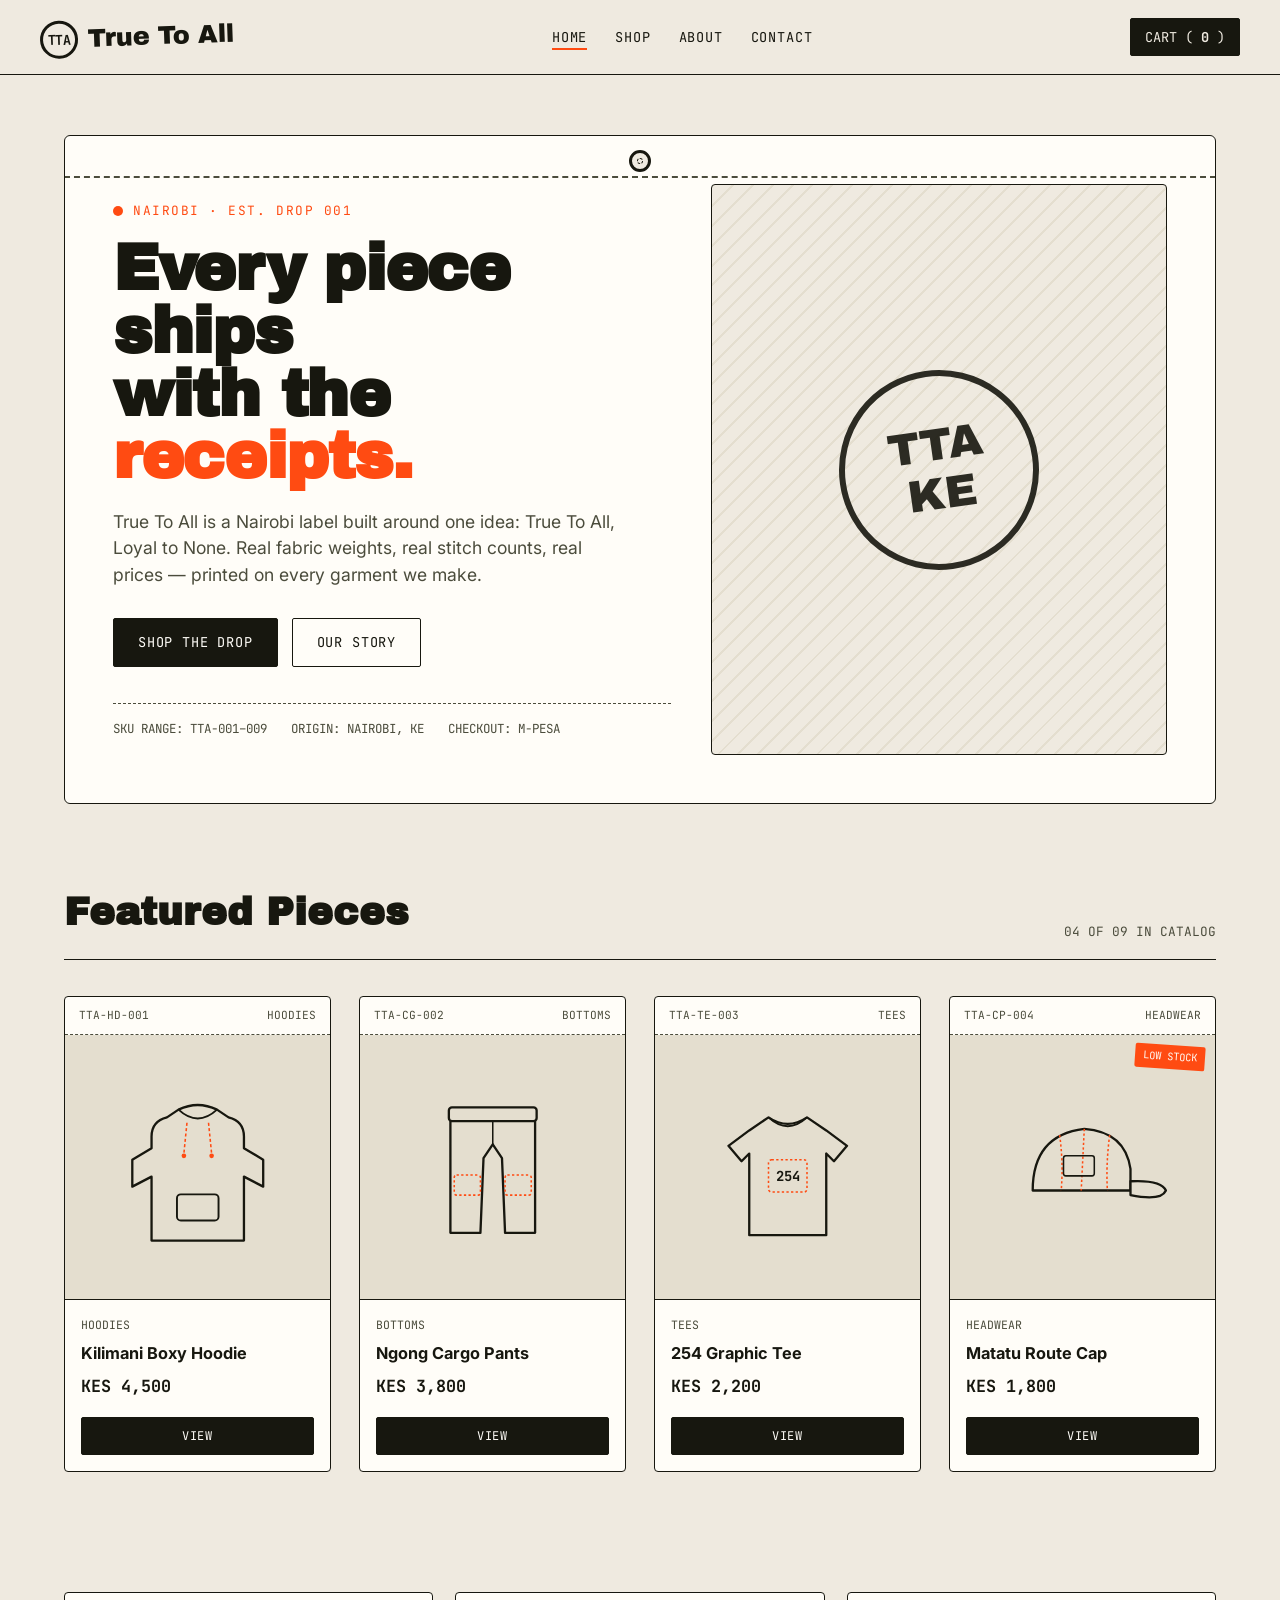
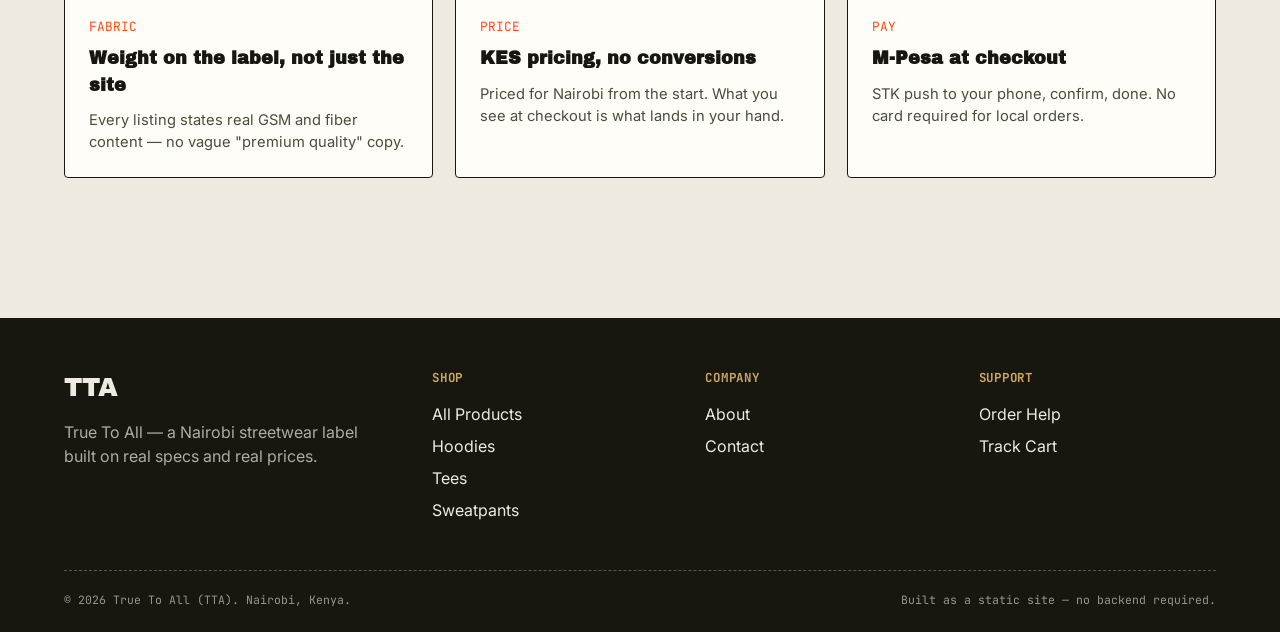
<file: index.html>
<!DOCTYPE html>
<html lang="en">
<head>
<meta charset="UTF-8">
<meta name="viewport" content="width=device-width, initial-scale=1.0">
<title>True To All (TTA) — Nairobi Streetwear</title>
<meta name="description" content="True To All (TTA) is a Nairobi-based streetwear label. Hoodies, tees, sweatpants and accessories built like the hang-tags they ship with.">
<link rel="preconnect" href="https://fonts.googleapis.com">
<link rel="stylesheet" href="assets/style.css">
</head>
<body>

<header class="site-header">
  <div class="wrap header-inner">
    <a href="index.html" class="logo-stamp">
      <span class="stamp-ring">TTA</span>
      True To All
    </a>
    <nav class="main-nav" aria-label="Primary">
      <ul>
        <li><a href="index.html" class="active">Home</a></li>
        <li><a href="shop.html">Shop</a></li>
        <li><a href="about.html">About</a></li>
        <li><a href="contact.html">Contact</a></li>
      </ul>
    </nav>
    <div class="header-actions">
      <a href="cart.html" class="cart-link">CART (<span id="cart-count">0</span>)</a>
      <button class="nav-toggle" aria-expanded="false" aria-label="Toggle menu">☰ MENU</button>
    </div>
  </div>
</header>

<main>
  <section class="hero">
    <div class="wrap">
      <div class="hang-tag">
        <div class="tag-hole"><div class="eyelet"></div></div>
        <div>
          <p class="eyebrow">Nairobi · Est. drop 001</p>
          <h1>Every piece ships<br>with the <span class="accent">receipts.</span></h1>
          <p class="lede">True To All is a Nairobi label built around one idea: True To All, Loyal to None. Real fabric weights, real stitch counts, real prices — printed on every garment we make.</p>
          <div class="hero-ctas">
            <a href="shop.html" class="btn">Shop the Drop</a>
            <a href="about.html" class="btn ghost">Our Story</a>
          </div>
          <div class="hero-meta">
            <span>SKU RANGE: TTA-001–009</span>
            <span>ORIGIN: NAIROBI, KE</span>
            <span>CHECKOUT: M-PESA</span>
          </div>
        </div>
        <div class="hero-visual">
          <div class="stamp-big">TTA<br>KE</div>
        </div>
      </div>
    </div>
  </section>

  <section class="section" id="featured">
    <div class="wrap">
      <div class="section-head">
        <h2>Featured Pieces</h2>
        <span class="tag-label">04 of 09 in catalog</span>
      </div>
      <div class="product-grid" id="featured-grid"></div>
    </div>
  </section>

  <section class="section" style="padding-top:0;">
    <div class="wrap">
      <div class="values-grid">
        <div class="value-card">
          <span class="num-tag">FABRIC</span>
          <h3>Weight on the label, not just the site</h3>
          <p>Every listing states real GSM and fiber content — no vague "premium quality" copy.</p>
        </div>
        <div class="value-card">
          <span class="num-tag">PRICE</span>
          <h3>KES pricing, no conversions</h3>
          <p>Priced for Nairobi from the start. What you see at checkout is what lands in your hand.</p>
        </div>
        <div class="value-card">
          <span class="num-tag">PAY</span>
          <h3>M-Pesa at checkout</h3>
          <p>STK push to your phone, confirm, done. No card required for local orders.</p>
        </div>
      </div>
    </div>
  </section>
</main>

<footer class="site-footer">
  <div class="wrap">
    <div class="footer-grid">
      <div>
        <div class="footer-logo">TTA</div>
        <p style="color:rgba(239,234,224,0.7); max-width:32ch;">True To All — a Nairobi streetwear label built on real specs and real prices.</p>
      </div>
      <div>
        <h4>Shop</h4>
        <ul>
          <li><a href="shop.html">All Products</a></li>
          <li><a href="shop.html">Hoodies</a></li>
          <li><a href="shop.html">Tees</a></li>
          <li><a href="shop.html">Sweatpants</a></li>
        </ul>
      </div>
      <div>
        <h4>Company</h4>
        <ul>
          <li><a href="about.html">About</a></li>
          <li><a href="contact.html">Contact</a></li>
        </ul>
      </div>
      <div>
        <h4>Support</h4>
        <ul>
          <li><a href="contact.html">Order Help</a></li>
          <li><a href="cart.html">Track Cart</a></li>
        </ul>
      </div>
    </div>
    <div class="footer-bottom">
      <span>© <span id="year"></span> True To All (TTA). Nairobi, Kenya.</span>
      <span>Built as a static site — no backend required.</span>
    </div>
  </div>
</footer>

<script src="assets/products.js"></script>
<script src="assets/cart.js"></script>
<script src="assets/main.js"></script>
<script>
  const featured = TTA_PRODUCTS.slice(0, 4);
  const grid = document.getElementById("featured-grid");
  grid.innerHTML = featured.map(p => `
    <article class="tag-card">
      <div class="tag-card-top">
        <span>${p.sku}</span>
        <span>${p.cat}</span>
      </div>
      <a href="product.html?id=${p.id}" class="tag-card-media">
        <span class="glyph">${p.art}</span>
        ${p.stock === "Low Stock" ? '<span class="stock-badge">Low Stock</span>' : ''}
      </a>
      <div class="tag-card-body">
        <span class="cat">${p.cat}</span>
        <h3><a href="product.html?id=${p.id}">${p.name}</a></h3>
        <div class="tag-card-price">${formatKES(p.price)}</div>
        <div class="tag-card-actions">
          <a href="product.html?id=${p.id}" class="btn small">View</a>
        </div>
      </div>
    </article>
  `).join("");
</script>
</body>
</html>
</file>
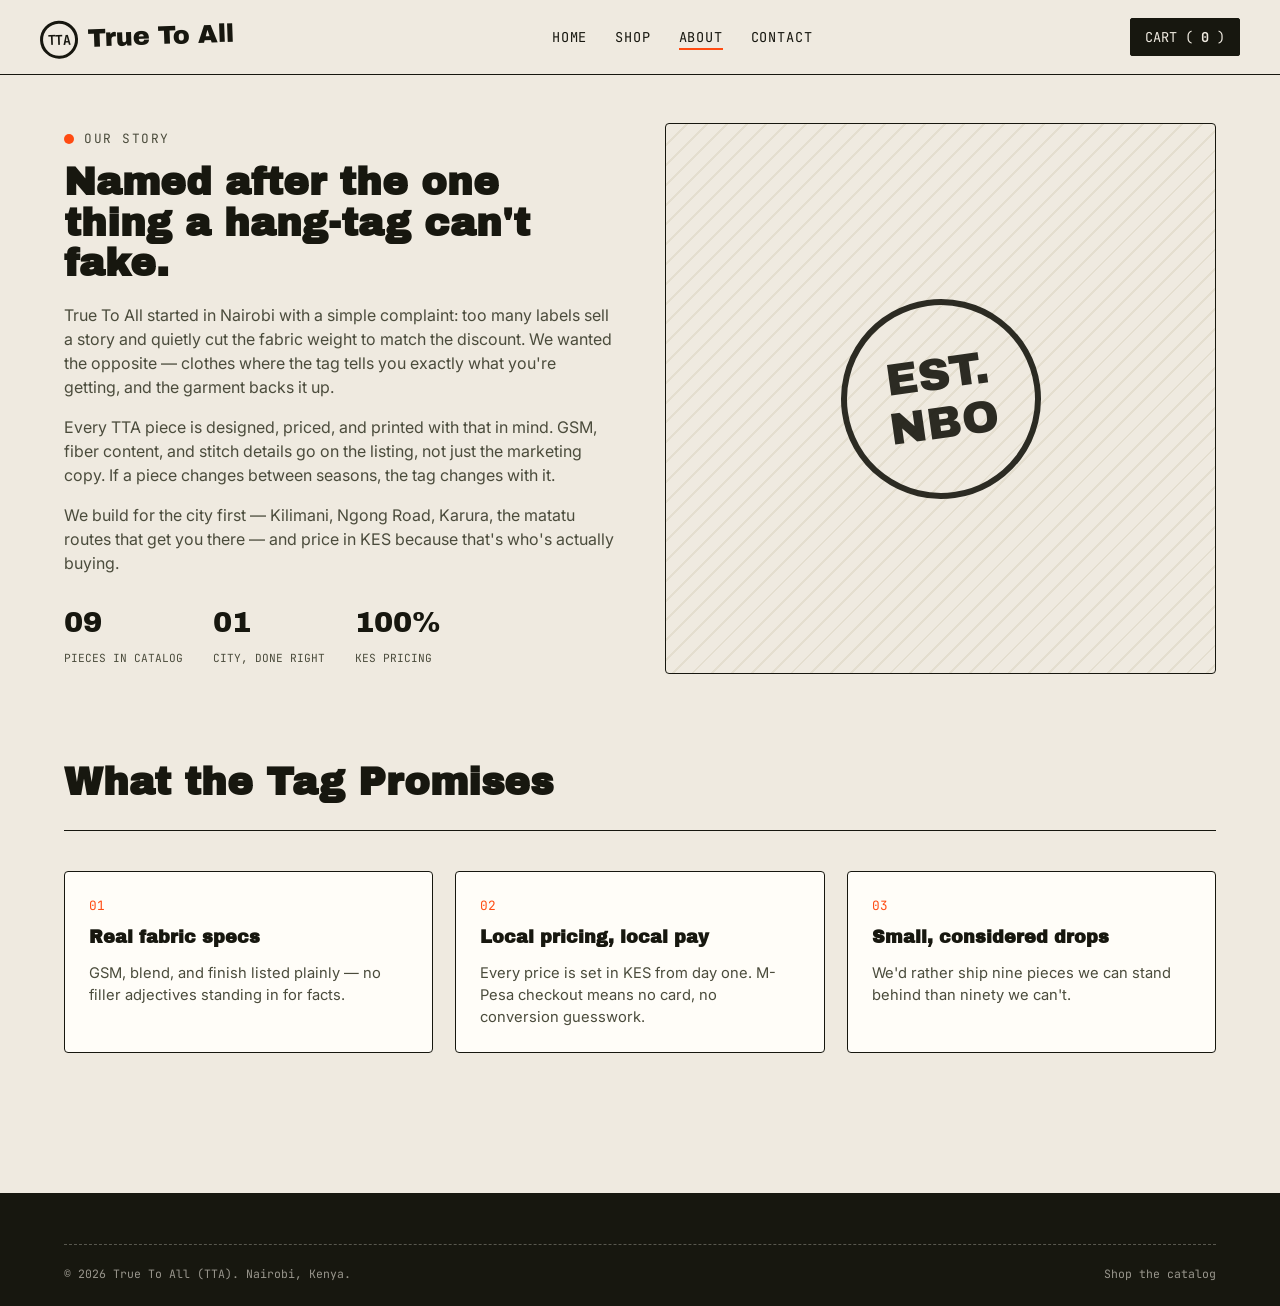
<file: about.html>
<!DOCTYPE html>
<html lang="en">
<head>
<meta charset="UTF-8">
<meta name="viewport" content="width=device-width, initial-scale=1.0">
<title>About — True To All (TTA)</title>
<meta name="description" content="The story behind True To All, a Nairobi streetwear label built on honest labels and real specs.">
<link rel="preconnect" href="https://fonts.googleapis.com">
<link rel="stylesheet" href="assets/style.css">
</head>
<body>

<header class="site-header">
  <div class="wrap header-inner">
    <a href="index.html" class="logo-stamp">
      <span class="stamp-ring">TTA</span>
      True To All
    </a>
    <nav class="main-nav" aria-label="Primary">
      <ul>
        <li><a href="index.html">Home</a></li>
        <li><a href="shop.html">Shop</a></li>
        <li><a href="about.html" class="active">About</a></li>
        <li><a href="contact.html">Contact</a></li>
      </ul>
    </nav>
    <div class="header-actions">
      <a href="cart.html" class="cart-link">CART (<span id="cart-count">0</span>)</a>
      <button class="nav-toggle" aria-expanded="false" aria-label="Toggle menu">☰ MENU</button>
    </div>
  </div>
</header>

<main>
  <section class="section" style="padding-top:48px;">
    <div class="wrap about-grid">
      <div>
        <p class="eyebrow" style="margin-bottom:14px;">Our Story</p>
        <h1 style="font-family:var(--display); font-size:2.4rem; line-height:1.05; margin-bottom:20px;">Named after the one thing a hang-tag can't fake.</h1>
        <p>True To All started in Nairobi with a simple complaint: too many labels sell a story and quietly cut the fabric weight to match the discount. We wanted the opposite — clothes where the tag tells you exactly what you're getting, and the garment backs it up.</p>
        <p>Every TTA piece is designed, priced, and printed with that in mind. GSM, fiber content, and stitch details go on the listing, not just the marketing copy. If a piece changes between seasons, the tag changes with it.</p>
        <p>We build for the city first — Kilimani, Ngong Road, Karura, the matatu routes that get you there — and price in KES because that's who's actually buying.</p>
        <div class="stat-row">
          <div class="stat"><span class="num">09</span><span class="lbl">Pieces in catalog</span></div>
          <div class="stat"><span class="num">01</span><span class="lbl">City, done right</span></div>
          <div class="stat"><span class="num">100%</span><span class="lbl">KES pricing</span></div>
        </div>
      </div>
      <div class="hero-visual" style="aspect-ratio:1/1;">
        <div class="stamp-big">EST.<br>NBO</div>
      </div>
    </div>
  </section>

  <section class="section" style="padding-top:0;">
    <div class="wrap">
      <div class="section-head">
        <h2>What the Tag Promises</h2>
      </div>
      <div class="values-grid">
        <div class="value-card">
          <span class="num-tag">01</span>
          <h3>Real fabric specs</h3>
          <p>GSM, blend, and finish listed plainly — no filler adjectives standing in for facts.</p>
        </div>
        <div class="value-card">
          <span class="num-tag">02</span>
          <h3>Local pricing, local pay</h3>
          <p>Every price is set in KES from day one. M-Pesa checkout means no card, no conversion guesswork.</p>
        </div>
        <div class="value-card">
          <span class="num-tag">03</span>
          <h3>Small, considered drops</h3>
          <p>We'd rather ship nine pieces we can stand behind than ninety we can't.</p>
        </div>
      </div>
    </div>
  </section>
</main>

<footer class="site-footer">
  <div class="wrap">
    <div class="footer-bottom">
      <span>© <span id="year"></span> True To All (TTA). Nairobi, Kenya.</span>
      <span><a href="shop.html">Shop the catalog</a></span>
    </div>
  </div>
</footer>

<script src="assets/products.js"></script>
<script src="assets/cart.js"></script>
<script src="assets/main.js"></script>
</body>
</html>
</file>
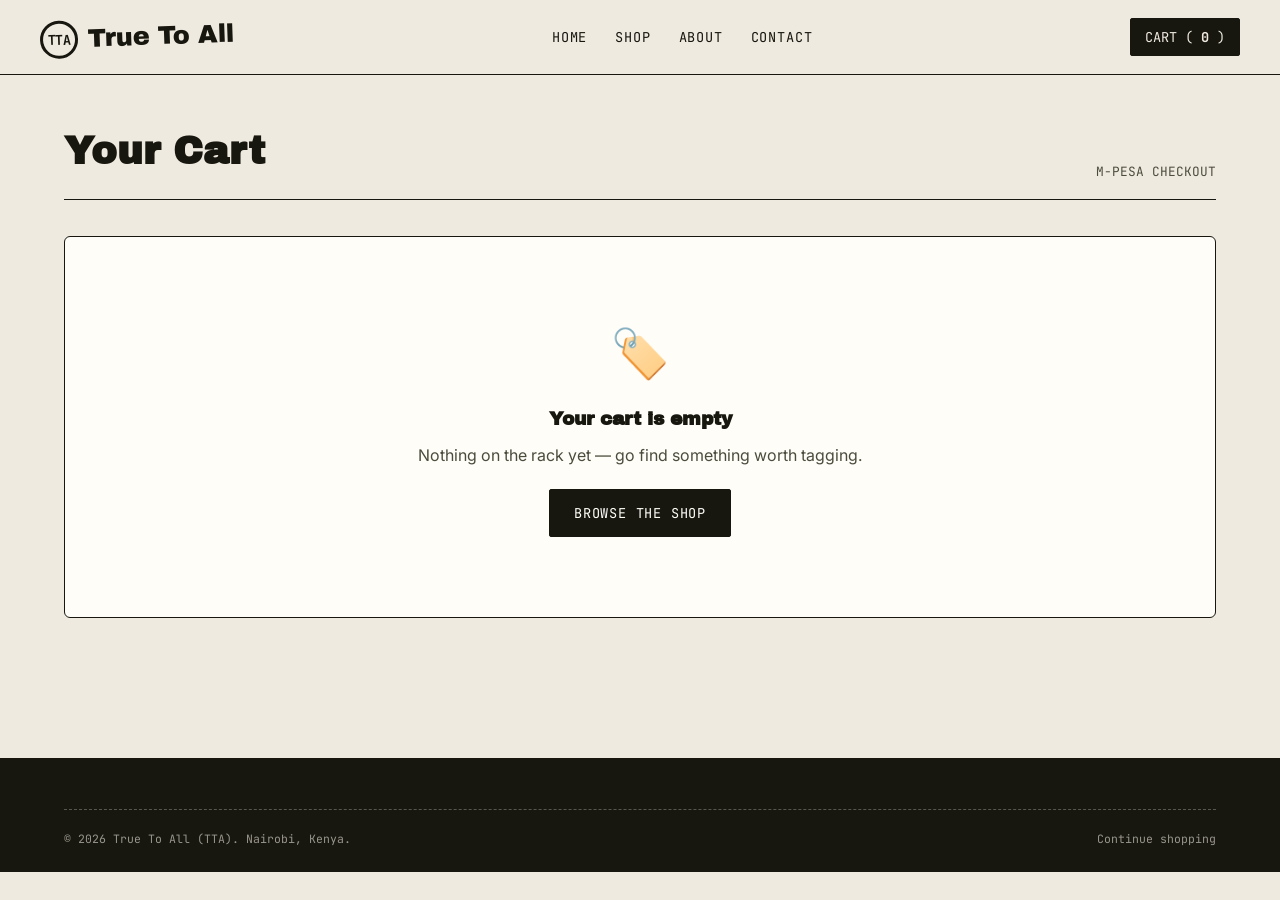
<file: cart.html>
<!DOCTYPE html>
<html lang="en">
<head>
<meta charset="UTF-8">
<meta name="viewport" content="width=device-width, initial-scale=1.0">
<title>Cart & Checkout — True To All (TTA)</title>
<link rel="preconnect" href="https://fonts.googleapis.com">
<link rel="stylesheet" href="assets/style.css">
</head>
<body>

<header class="site-header">
  <div class="wrap header-inner">
    <a href="index.html" class="logo-stamp">
      <span class="stamp-ring">TTA</span>
      True To All
    </a>
    <nav class="main-nav" aria-label="Primary">
      <ul>
        <li><a href="index.html">Home</a></li>
        <li><a href="shop.html">Shop</a></li>
        <li><a href="about.html">About</a></li>
        <li><a href="contact.html">Contact</a></li>
      </ul>
    </nav>
    <div class="header-actions">
      <a href="cart.html" class="cart-link active">CART (<span id="cart-count">0</span>)</a>
      <button class="nav-toggle" aria-expanded="false" aria-label="Toggle menu">☰ MENU</button>
    </div>
  </div>
</header>

<main>
  <section class="section" style="padding-top:48px;">
    <div class="wrap">
      <div class="section-head">
        <h2>Your Cart</h2>
        <span class="tag-label">M-Pesa checkout</span>
      </div>

      <div id="cart-root"></div>
    </div>
  </section>
</main>

<footer class="site-footer">
  <div class="wrap">
    <div class="footer-bottom">
      <span>© <span id="year"></span> True To All (TTA). Nairobi, Kenya.</span>
      <span><a href="shop.html">Continue shopping</a></span>
    </div>
  </div>
</footer>

<script src="assets/products.js"></script>
<script src="assets/cart.js"></script>
<script src="assets/main.js"></script>
<script>
  const root = document.getElementById("cart-root");
  let checkoutOpen = false;

  function renderCart(){
    const cart = ttaGetCart();
    const totals = ttaCartTotals();

    if(cart.length === 0){
      root.innerHTML = `
        <div class="empty-state">
          <div class="glyph">🏷️</div>
          <h3 style="font-family:var(--display); margin-bottom:10px;">Your cart is empty</h3>
          <p style="color:var(--olive); margin-bottom:22px;">Nothing on the rack yet — go find something worth tagging.</p>
          <a href="shop.html" class="btn">Browse the Shop</a>
        </div>
      `;
      return;
    }

    root.innerHTML = `
      <div class="cart-layout">
        <div id="cart-items">
          ${cart.map(item => `
            <div class="cart-item" data-id="${item.id}" data-size="${item.size}">
              <div class="glyph-sm">${item.art || ''}</div>
              <div class="meta">
                <div class="name">${item.name}</div>
                <div class="sub">SIZE ${item.size} · SKU ${item.sku}</div>
                <div class="qty-row" style="margin-top:8px;">
                  <button class="qty-minus" aria-label="Decrease quantity">−</button>
                  <span>${item.qty}</span>
                  <button class="qty-plus" aria-label="Increase quantity">+</button>
                </div>
              </div>
              <div class="price">${formatKES(item.price * item.qty)}</div>
              <button class="remove">Remove</button>
            </div>
          `).join("")}
        </div>

        <div>
          <div class="cart-summary">
            <h2>Order Summary</h2>
            <div class="summary-row"><span>Subtotal</span><span>${formatKES(totals.subtotal)}</span></div>
            <div class="summary-row"><span>Shipping</span><span>${totals.shipping === 0 ? "Free" : formatKES(totals.shipping)}</span></div>
            <div class="summary-row total"><span>Total</span><span>${formatKES(totals.total)}</span></div>
            <button class="btn" id="checkout-btn" style="width:100%; justify-content:center; margin-top:18px;">Checkout with M-Pesa</button>
          </div>

          <div class="checkout-panel" id="checkout-panel" style="${checkoutOpen ? '' : 'display:none;'}">
            <div class="mpesa-badge">M-PESA · STK PUSH</div>
            <div class="field-row">
              <label for="mpesa-phone">M-Pesa phone number</label>
              <input type="tel" id="mpesa-phone" placeholder="07XX XXX XXX" inputmode="numeric">
            </div>
            <div class="field-row">
              <label for="mpesa-name">Full name</label>
              <input type="text" id="mpesa-name" placeholder="As on delivery note">
            </div>
            <button class="btn" id="send-stk-btn" style="width:100%; justify-content:center;">Send Payment Request — ${formatKES(totals.total)}</button>
            <div class="stk-status" id="stk-status"></div>
          </div>
        </div>
      </div>
    `;

    document.getElementById("cart-items").addEventListener("click", (e) => {
      const row = e.target.closest(".cart-item");
      if(!row) return;
      const id = row.dataset.id;
      const size = row.dataset.size;
      if(e.target.classList.contains("qty-minus")) ttaUpdateQty(id, size, -1);
      if(e.target.classList.contains("qty-plus")) ttaUpdateQty(id, size, 1);
      if(e.target.classList.contains("remove")) ttaRemoveFromCart(id, size);
      renderCart();
    });

    const checkoutBtn = document.getElementById("checkout-btn");
    if(checkoutBtn){
      checkoutBtn.addEventListener("click", () => {
        checkoutOpen = true;
        document.getElementById("checkout-panel").style.display = "block";
        document.getElementById("checkout-panel").scrollIntoView({ behavior: "smooth", block: "center" });
      });
    }

    const sendBtn = document.getElementById("send-stk-btn");
    if(sendBtn){
      sendBtn.addEventListener("click", () => {
        const phone = document.getElementById("mpesa-phone").value.trim();
        const name = document.getElementById("mpesa-name").value.trim();
        const statusEl = document.getElementById("stk-status");
        const phonePattern = /^0?7\d{8}$/;

        if(!name || !phonePattern.test(phone.replace(/\s/g, ""))){
          statusEl.className = "stk-status show";
          statusEl.style.color = "var(--stitch)";
          statusEl.style.borderColor = "var(--stitch)";
          statusEl.textContent = "Enter your name and a valid Safaricom number (e.g. 0712 345 678).";
          return;
        }

        sendBtn.disabled = true;
        sendBtn.textContent = "Sending STK push…";
        statusEl.className = "stk-status show";
        statusEl.style.color = "var(--olive)";
        statusEl.style.borderColor = "var(--olive)";
        statusEl.textContent = "Check your phone for the M-Pesa prompt and enter your PIN to confirm.";

        setTimeout(() => {
          statusEl.className = "stk-status show success";
          statusEl.textContent = "Payment confirmed. Order placed — a confirmation SMS is on its way. (Demo checkout — no real payment was taken.)";
          sendBtn.textContent = "Payment Confirmed";
          localStorage.removeItem(TTA_CART_KEY);
          ttaUpdateCartCount();
        }, 2200);
      });
    }
  }

  renderCart();
</script>
</body>
</html>
</file>
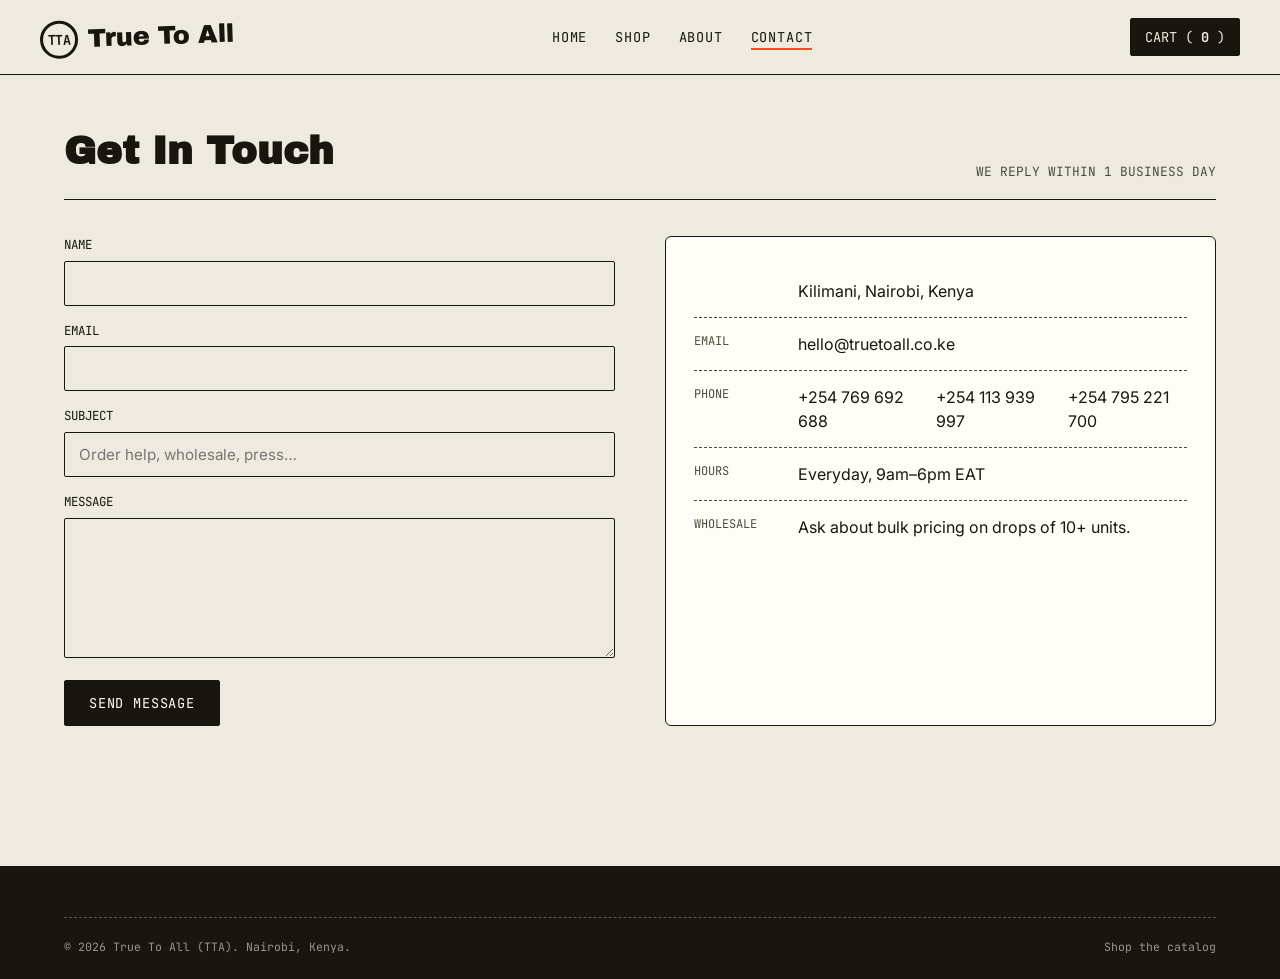
<file: contact.html>
<!DOCTYPE html>
<html lang="en">
<head>
<meta charset="UTF-8">
<meta name="viewport" content="width=device-width, initial-scale=1.0">
<title>Contact — True To All (TTA)</title>
<meta name="description" content="Get in touch with True To All — order help, wholesale, and general enquiries.">
<link rel="preconnect" href="https://fonts.googleapis.com">
<link rel="stylesheet" href="assets/style.css">
</head>
<body>

<header class="site-header">
  <div class="wrap header-inner">
    <a href="index.html" class="logo-stamp">
      <span class="stamp-ring">TTA</span>
      True To All
    </a>
    <nav class="main-nav" aria-label="Primary">
      <ul>
        <li><a href="index.html">Home</a></li>
        <li><a href="shop.html">Shop</a></li>
        <li><a href="about.html">About</a></li>
        <li><a href="contact.html" class="active">Contact</a></li>
      </ul>
    </nav>
    <div class="header-actions">
      <a href="cart.html" class="cart-link">CART (<span id="cart-count">0</span>)</a>
      <button class="nav-toggle" aria-expanded="false" aria-label="Toggle menu">☰ MENU</button>
    </div>
  </div>
</header>

<main>
  <section class="section" style="padding-top:48px;">
    <div class="wrap">
      <div class="section-head">
        <h2>Get In Touch</h2>
        <span class="tag-label">We reply within 1 business day</span>
      </div>

      <div class="contact-layout">
        <form class="contact-form" id="contact-form">
          <div class="field-row">
            <label for="c-name">Name</label>
            <input type="text" id="c-name" required>
          </div>
          <div class="field-row">
            <label for="c-email">Email</label>
            <input type="email" id="c-email" required>
          </div>
          <div class="field-row">
            <label for="c-subject">Subject</label>
            <input type="text" id="c-subject" placeholder="Order help, wholesale, press…">
          </div>
          <div class="field-row">
            <label for="c-message">Message</label>
            <textarea id="c-message" required></textarea>
          </div>
          <button type="submit" class="btn">Send Message</button>
          <div class="form-success" id="form-success">Message received — thanks for reaching out. We'll reply within 1 business day.</div>
        </form>

        <div class="contact-info-card">
          <div class="row">
            <span class="lbl"></span>
            <span>Kilimani, Nairobi, Kenya</span>
          </div>
          <div class="row">
            <span class="lbl">Email</span>
            <span>hello@truetoall.co.ke</span>
          </div>
          <div class="row">
            <span class="lbl">Phone</span>
            <span>+254 769 692 688</span>
            <span>+254 113 939 997</span>
            <span>+254 795 221 700</span>
          </div>
          <div class="row">
            <span class="lbl">Hours</span>
            <span>Everyday, 9am–6pm EAT</span>
          </div>
          <div class="row">
            <span class="lbl">Wholesale</span>
            <span>Ask about bulk pricing on drops of 10+ units.</span>
          </div>
        </div>
      </div>
    </div>
  </section>
</main>

<footer class="site-footer">
  <div class="wrap">
    <div class="footer-bottom">
      <span>© <span id="year"></span> True To All (TTA). Nairobi, Kenya.</span>
      <span><a href="shop.html">Shop the catalog</a></span>
    </div>
  </div>
</footer>

<script src="assets/products.js"></script>
<script src="assets/cart.js"></script>
<script src="assets/main.js"></script>
<script>
  document.getElementById("contact-form").addEventListener("submit", (e) => {
    e.preventDefault();
    document.getElementById("form-success").classList.add("show");
    e.target.reset();
  });
</script>
</body>
</html>
</file>
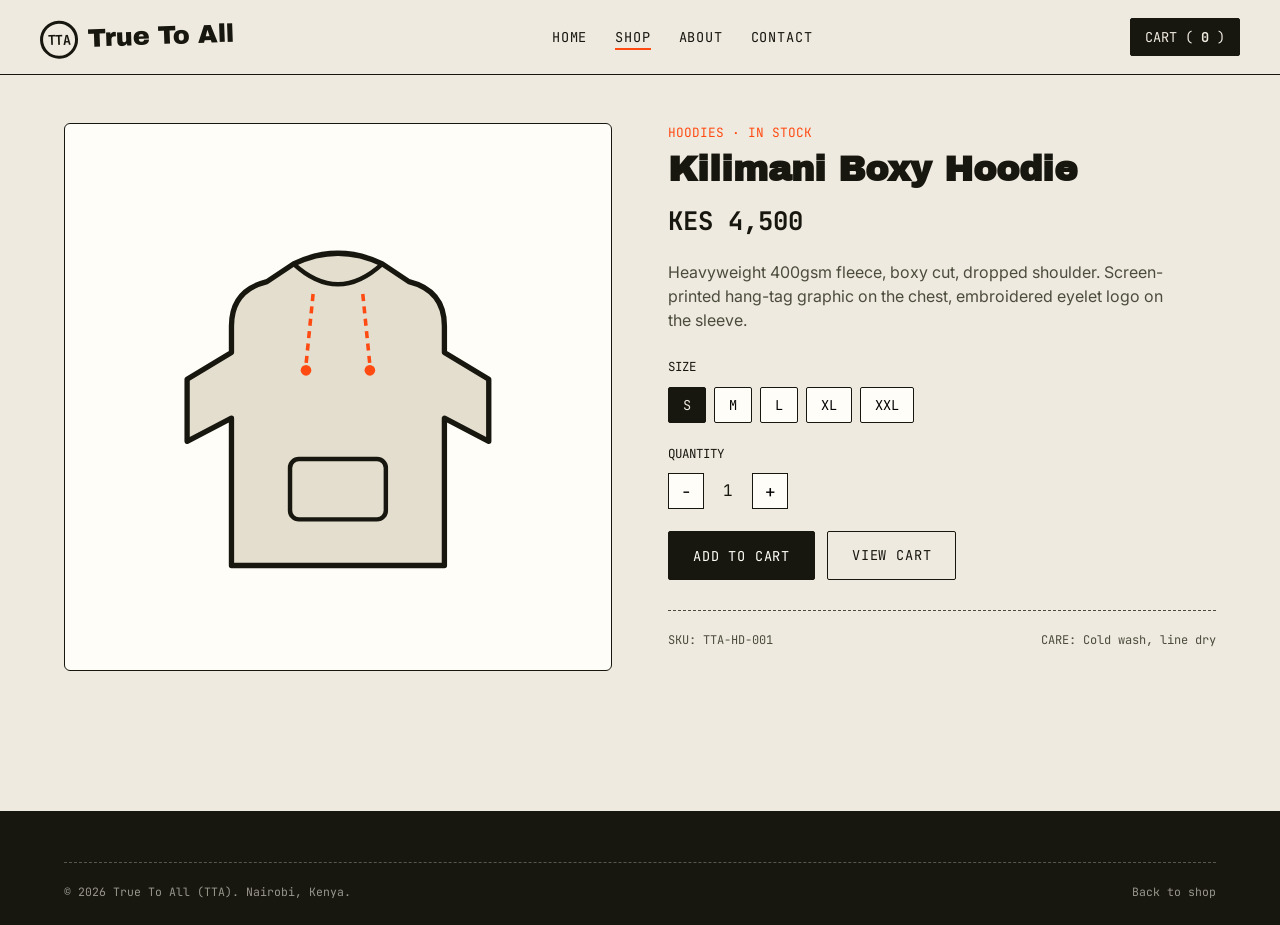
<file: product.html>
<!DOCTYPE html>
<html lang="en">
<head>
<meta charset="UTF-8">
<meta name="viewport" content="width=device-width, initial-scale=1.0">
<title id="page-title">Product — True To All (TTA)</title>
<link rel="preconnect" href="https://fonts.googleapis.com">
<link rel="stylesheet" href="assets/style.css">
</head>
<body>

<header class="site-header">
  <div class="wrap header-inner">
    <a href="index.html" class="logo-stamp">
      <span class="stamp-ring">TTA</span>
      True To All
    </a>
    <nav class="main-nav" aria-label="Primary">
      <ul>
        <li><a href="index.html">Home</a></li>
        <li><a href="shop.html" class="active">Shop</a></li>
        <li><a href="about.html">About</a></li>
        <li><a href="contact.html">Contact</a></li>
      </ul>
    </nav>
    <div class="header-actions">
      <a href="cart.html" class="cart-link">CART (<span id="cart-count">0</span>)</a>
      <button class="nav-toggle" aria-expanded="false" aria-label="Toggle menu">☰ MENU</button>
    </div>
  </div>
</header>

<main>
  <section class="section" style="padding-top:48px;">
    <div class="wrap" id="product-root">
      <!-- populated by JS -->
    </div>
  </section>
</main>

<footer class="site-footer">
  <div class="wrap">
    <div class="footer-bottom">
      <span>© <span id="year"></span> True To All (TTA). Nairobi, Kenya.</span>
      <span><a href="shop.html">Back to shop</a></span>
    </div>
  </div>
</footer>

<script src="assets/products.js"></script>
<script src="assets/cart.js"></script>
<script src="assets/main.js"></script>
<script>
  const params = new URLSearchParams(window.location.search);
  const id = params.get("id");
  const product = TTA_PRODUCTS.find(p => p.id === id) || TTA_PRODUCTS[0];
  document.getElementById("page-title").textContent = product.name + " — True To All (TTA)";

  let selectedSize = product.sizes[0];
  let qty = 1;

  function render(){
    document.getElementById("product-root").innerHTML = `
      <div class="product-detail">
        <div class="product-media-main">
          <span class="glyph-lg">${product.art}</span>
        </div>
        <div class="product-info">
          <span class="cat">${product.cat} · ${product.stock}</span>
          <h1>${product.name}</h1>
          <div class="price">${formatKES(product.price)}</div>
          <p class="desc">${product.desc}</p>

          <div class="option-group">
            <label class="title">Size</label>
            <div class="size-options" id="size-options">
              ${product.sizes.map(s => `<button class="size-btn ${s === selectedSize ? 'selected' : ''}" data-size="${s}">${s}</button>`).join("")}
            </div>
          </div>

          <div class="option-group">
            <label class="title">Quantity</label>
            <div class="qty-row">
              <button id="qty-minus" aria-label="Decrease quantity">−</button>
              <span id="qty-val">${qty}</span>
              <button id="qty-plus" aria-label="Increase quantity">+</button>
            </div>
          </div>

          <div class="product-actions">
            <button class="btn" id="add-to-cart-btn">Add to Cart</button>
            <a href="cart.html" class="btn ghost">View Cart</a>
          </div>

          <div class="product-tag-info">
            <span>SKU: ${product.sku}</span>
            <span>CARE: ${product.care}</span>
          </div>
        </div>
      </div>
    `;

    document.getElementById("size-options").addEventListener("click", (e) => {
      const btn = e.target.closest(".size-btn");
      if(!btn) return;
      selectedSize = btn.dataset.size;
      document.querySelectorAll(".size-btn").forEach(b => b.classList.remove("selected"));
      btn.classList.add("selected");
    });

    document.getElementById("qty-minus").addEventListener("click", () => {
      qty = Math.max(1, qty - 1);
      document.getElementById("qty-val").textContent = qty;
    });
    document.getElementById("qty-plus").addEventListener("click", () => {
      qty = Math.min(10, qty + 1);
      document.getElementById("qty-val").textContent = qty;
    });

    document.getElementById("add-to-cart-btn").addEventListener("click", () => {
      ttaAddToCart(product, selectedSize, qty);
      ttaShowToast(`Added ${qty} × ${product.name} (${selectedSize}) to cart`);
    });
  }

  render();
</script>
</body>
</html>
</file>
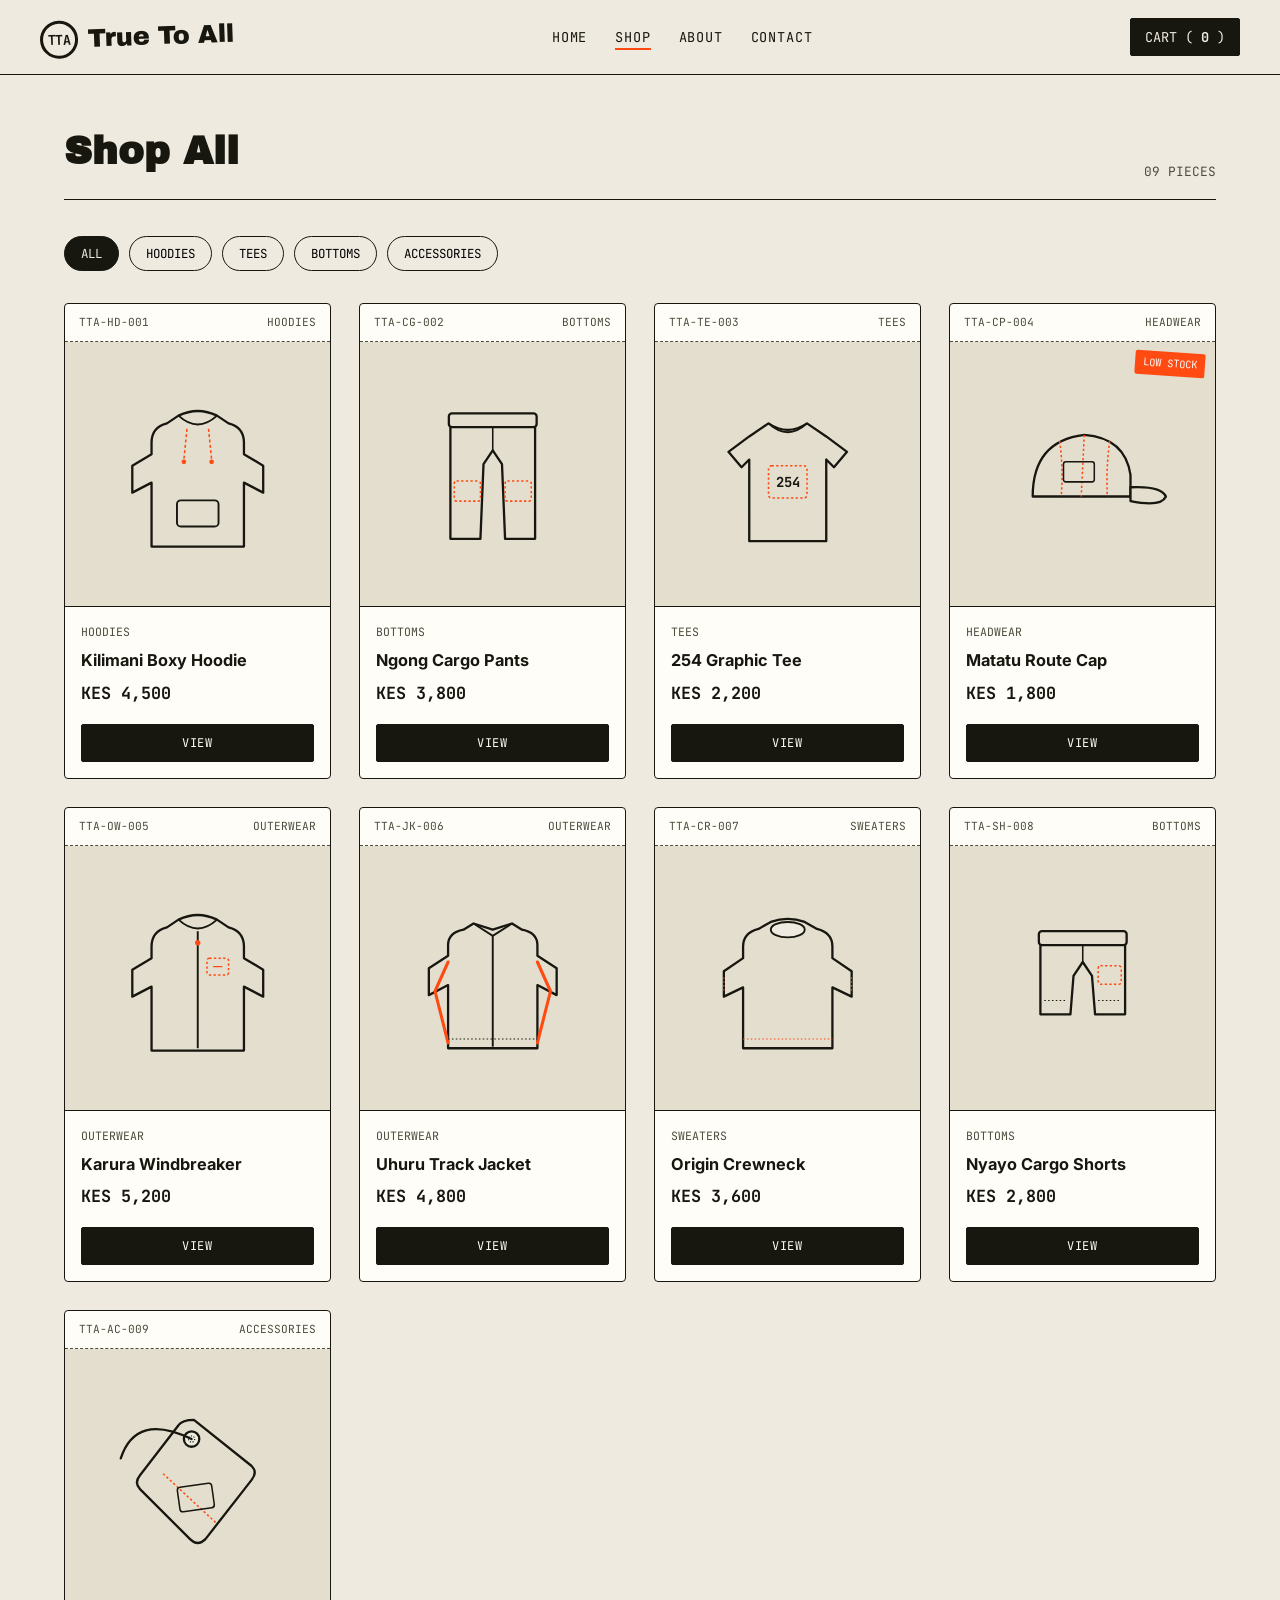
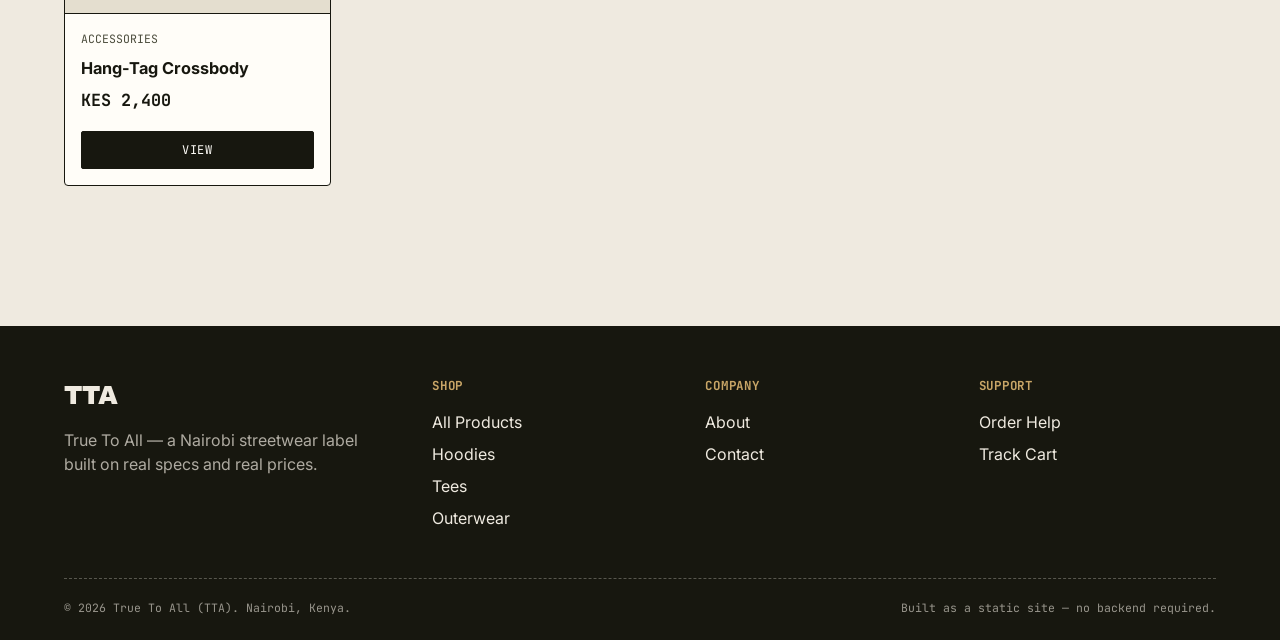
<file: shop.html>
<!DOCTYPE html>
<html lang="en">
<head>
<meta charset="UTF-8">
<meta name="viewport" content="width=device-width, initial-scale=1.0">
<title>Shop — True To All (TTA)</title>
<meta name="description" content="Browse the full True To All catalog: hoodies, tees, bottoms, and accessories.">
<link rel="preconnect" href="https://fonts.googleapis.com">
<link rel="stylesheet" href="assets/style.css">
</head>
<body>

<header class="site-header">
  <div class="wrap header-inner">
    <a href="index.html" class="logo-stamp">
      <span class="stamp-ring">TTA</span>
      True To All
    </a>
    <nav class="main-nav" aria-label="Primary">
      <ul>
        <li><a href="index.html">Home</a></li>
        <li><a href="shop.html" class="active">Shop</a></li>
        <li><a href="about.html">About</a></li>
        <li><a href="contact.html">Contact</a></li>
      </ul>
    </nav>
    <div class="header-actions">
      <a href="cart.html" class="cart-link">CART (<span id="cart-count">0</span>)</a>
      <button class="nav-toggle" aria-expanded="false" aria-label="Toggle menu">☰ MENU</button>
    </div>
  </div>
</header>

<main>
  <section class="section" style="padding-top:48px;">
    <div class="wrap">
      <div class="section-head">
        <h2>Shop All</h2>
        <span class="tag-label" id="result-count">09 pieces</span>
      </div>

      <div class="filter-bar" id="filter-bar">
        <button class="filter-chip active" data-cat="All">All</button>
        <button class="filter-chip" data-cat="Hoodies">Hoodies</button>
        <button class="filter-chip" data-cat="Tees">Tees</button>
        <button class="filter-chip" data-cat="Bottoms">Bottoms</button>
        <button class="filter-chip" data-cat="Accessories">Accessories</button>
      </div>

      <div class="product-grid" id="shop-grid"></div>
    </div>
  </section>
</main>

<footer class="site-footer">
  <div class="wrap">
    <div class="footer-grid">
      <div>
        <div class="footer-logo">TTA</div>
        <p style="color:rgba(239,234,224,0.7); max-width:32ch;">True To All — a Nairobi streetwear label built on real specs and real prices.</p>
      </div>
      <div>
        <h4>Shop</h4>
        <ul>
          <li><a href="shop.html">All Products</a></li>
          <li><a href="shop.html">Hoodies</a></li>
          <li><a href="shop.html">Tees</a></li>
          <li><a href="shop.html">Outerwear</a></li>
        </ul>
      </div>
      <div>
        <h4>Company</h4>
        <ul>
          <li><a href="about.html">About</a></li>
          <li><a href="contact.html">Contact</a></li>
        </ul>
      </div>
      <div>
        <h4>Support</h4>
        <ul>
          <li><a href="contact.html">Order Help</a></li>
          <li><a href="cart.html">Track Cart</a></li>
        </ul>
      </div>
    </div>
    <div class="footer-bottom">
      <span>© <span id="year"></span> True To All (TTA). Nairobi, Kenya.</span>
      <span>Built as a static site — no backend required.</span>
    </div>
  </div>
</footer>

<script src="assets/products.js"></script>
<script src="assets/cart.js"></script>
<script src="assets/main.js"></script>
<script>
  const grid = document.getElementById("shop-grid");
  const countEl = document.getElementById("result-count");

  function renderGrid(cat){
    const items = cat === "All" ? TTA_PRODUCTS : TTA_PRODUCTS.filter(p => p.cat === cat);
    countEl.textContent = String(items.length).padStart(2, "0") + " piece" + (items.length === 1 ? "" : "s");
    grid.innerHTML = items.map(p => `
      <article class="tag-card">
        <div class="tag-card-top">
          <span>${p.sku}</span>
          <span>${p.cat}</span>
        </div>
        <a href="product.html?id=${p.id}" class="tag-card-media">
          <span class="glyph">${p.art}</span>
          ${p.stock === "Low Stock" ? '<span class="stock-badge">Low Stock</span>' : ''}
        </a>
        <div class="tag-card-body">
          <span class="cat">${p.cat}</span>
          <h3><a href="product.html?id=${p.id}">${p.name}</a></h3>
          <div class="tag-card-price">${formatKES(p.price)}</div>
          <div class="tag-card-actions">
            <a href="product.html?id=${p.id}" class="btn small">View</a>
          </div>
        </div>
      </article>
    `).join("");
  }

  document.getElementById("filter-bar").addEventListener("click", (e) => {
    const btn = e.target.closest(".filter-chip");
    if(!btn) return;
    document.querySelectorAll(".filter-chip").forEach(c => c.classList.remove("active"));
    btn.classList.add("active");
    renderGrid(btn.dataset.cat);
  });

  renderGrid("All");
</script>
</body>
</html>
</file>
<file: assets/style.css>
/* ============================================
   TRUE TO ALL (TTA) — Design System
   Hang-tag / garment-label visual identity
   ============================================ */

@import url('https://fonts.googleapis.com/css2?family=Archivo+Black&family=JetBrains+Mono:wght@400;500;700&family=Inter:wght@400;500;600;700;800&display=swap');

:root{
  --canvas: #EFEAE0;
  --canvas-dim: #E4DECF;
  --ink: #17170F;
  --stitch: #FF4B12;
  --olive: #4B4C3C;
  --manila: #C9A667;
  --white: #FFFDF8;

  --display: 'Archivo Black', sans-serif;
  --mono: 'JetBrains Mono', monospace;
  --body: 'Inter', sans-serif;

  --radius: 2px;
  --border: 1.5px solid var(--ink);
}

*{ box-sizing:border-box; margin:0; padding:0; }

html{ scroll-behavior:smooth; }

body{
  background:var(--canvas);
  color:var(--ink);
  font-family:var(--body);
  line-height:1.5;
  -webkit-font-smoothing:antialiased;
}

img{ max-width:100%; display:block; }
a{ color:inherit; text-decoration:none; }
ul{ list-style:none; }
button{ font-family:inherit; cursor:pointer; }

:focus-visible{
  outline:3px solid var(--stitch);
  outline-offset:2px;
}

.wrap{
  max-width:1200px;
  margin:0 auto;
  padding:0 24px;
}

.eyelet{
  width:22px; height:22px;
  border-radius:50%;
  border:3px solid var(--ink);
  background:var(--canvas);
  position:relative;
  flex-shrink:0;
}
.eyelet::after{
  content:'';
  position:absolute; inset:5px;
  border-radius:50%;
  border:1px dashed var(--ink);
}

/* ---------- Header ---------- */
.site-header{
  border-bottom:var(--border);
  background:var(--canvas);
  position:sticky;
  top:0;
  z-index:100;
}
.header-inner{
  display:flex;
  align-items:center;
  justify-content:space-between;
  padding:18px 0;
}
.logo-stamp{
  font-family:var(--display);
  font-size:1.6rem;
  letter-spacing:-0.02em;
  display:flex;
  align-items:center;
  gap:10px;
  transform:rotate(-2deg);
}
.logo-stamp .stamp-ring{
  width:38px;height:38px;
  border-radius:50%;
  border:3px solid var(--ink);
  display:flex;align-items:center;justify-content:center;
  font-size:0.85rem;
  font-family:var(--mono);
  font-weight:700;
}
nav.main-nav ul{
  display:flex;
  gap:28px;
  font-family:var(--mono);
  font-size:0.85rem;
  text-transform:uppercase;
  letter-spacing:0.06em;
}
nav.main-nav a{
  position:relative;
  padding-bottom:4px;
}
nav.main-nav a::after{
  content:'';
  position:absolute; left:0; bottom:0;
  width:0; height:2px;
  background:var(--stitch);
  transition:width .2s ease;
}
nav.main-nav a:hover::after, nav.main-nav a.active::after{ width:100%; }

.header-actions{ display:flex; align-items:center; gap:18px; }
.cart-link{
  font-family:var(--mono);
  font-size:0.85rem;
  border:var(--border);
  padding:8px 14px;
  border-radius:var(--radius);
  background:var(--ink);
  color:var(--canvas);
  display:flex;
  gap:8px;
  align-items:center;
}
.cart-link:hover{ background:var(--stitch); }
#cart-count{ font-weight:700; }

.nav-toggle{ display:none; background:none; border:var(--border); padding:8px 10px; }

/* ---------- Buttons ---------- */
.btn{
  display:inline-flex;
  align-items:center;
  gap:8px;
  font-family:var(--mono);
  font-size:0.85rem;
  text-transform:uppercase;
  letter-spacing:0.06em;
  padding:13px 24px;
  border:var(--border);
  border-radius:var(--radius);
  background:var(--ink);
  color:var(--white);
  transition:transform .15s ease, background .15s ease;
}
.btn:hover{ background:var(--stitch); transform:translateY(-2px); }
.btn.ghost{
  background:transparent;
  color:var(--ink);
}
.btn.ghost:hover{ background:var(--ink); color:var(--canvas); }
.btn.small{ padding:9px 16px; font-size:0.75rem; }
.btn:disabled{ opacity:0.4; cursor:not-allowed; transform:none; }

/* ---------- Hero (the oversized hang tag) ---------- */
.hero{
  padding:60px 0 0;
}
.hang-tag{
  border:var(--border);
  background:var(--white);
  border-radius:6px;
  padding:48px;
  position:relative;
  display:grid;
  grid-template-columns:1.1fr 0.9fr;
  gap:40px;
  align-items:center;
  overflow:hidden;
}
.hang-tag::before{
  content:'';
  position:absolute;
  top:40px; left:-1px;
  width:calc(100% + 2px);
  border-top:2px dashed var(--olive);
}
.tag-hole{
  position:absolute;
  top:14px; left:50%;
  transform:translateX(-50%);
}
.eyebrow{
  font-family:var(--mono);
  font-size:0.8rem;
  text-transform:uppercase;
  letter-spacing:0.12em;
  color:var(--stitch);
  display:flex;
  align-items:center;
  gap:10px;
  margin-bottom:18px;
}
.eyebrow::before{
  content:'';
  width:10px;height:10px;
  background:var(--stitch);
  border-radius:50%;
}
.hero h1{
  font-family:var(--display);
  font-size:clamp(2.6rem, 5vw, 4.4rem);
  line-height:0.98;
  letter-spacing:-0.02em;
  margin-bottom:20px;
}
.hero h1 .accent{ color:var(--stitch); }
.hero p.lede{
  font-size:1.1rem;
  max-width:46ch;
  color:var(--olive);
  margin-bottom:30px;
}
.hero-ctas{ display:flex; gap:14px; flex-wrap:wrap; margin-bottom:36px; }
.hero-meta{
  font-family:var(--mono);
  font-size:0.78rem;
  display:flex;
  gap:24px;
  color:var(--olive);
  border-top:1px dashed var(--olive);
  padding-top:16px;
  flex-wrap:wrap;
}

.hero-visual{
  position:relative;
  aspect-ratio:4/5;
  background:
    repeating-linear-gradient(135deg, var(--canvas-dim) 0 2px, transparent 2px 14px),
    var(--canvas);
  border:var(--border);
  border-radius:4px;
  display:flex;
  align-items:center;
  justify-content:center;
}
.hero-visual .stamp-big{
  font-family:var(--display);
  font-size:2.8rem;
  color:var(--ink);
  transform:rotate(-8deg);
  opacity:0.9;
  text-align:center;
  line-height:1.1;
  border:6px solid var(--ink);
  padding:20px 10px;
  border-radius:50%;
  width:200px; height:200px;
  display:flex; align-items:center; justify-content:center;
}

/* ---------- Section headers ---------- */
.section{ padding:80px 0; }
.section-head{
  display:flex;
  justify-content:space-between;
  align-items:flex-end;
  margin-bottom:36px;
  border-bottom:var(--border);
  padding-bottom:18px;
  gap:20px;
  flex-wrap:wrap;
}
.section-head h2{
  font-family:var(--display);
  font-size:clamp(1.6rem,3vw,2.4rem);
}
.section-head .tag-label{
  font-family:var(--mono);
  font-size:0.8rem;
  color:var(--olive);
  text-transform:uppercase;
}

/* ---------- Product grid & swing tag cards ---------- */
.product-grid{
  display:grid;
  grid-template-columns:repeat(auto-fill, minmax(250px, 1fr));
  gap:28px;
}
.tag-card{
  background:var(--white);
  border:var(--border);
  border-radius:4px;
  overflow:hidden;
  display:flex;
  flex-direction:column;
  transition:transform .18s ease, box-shadow .18s ease;
}
.tag-card:hover{
  transform:translateY(-6px) rotate(-1deg);
  box-shadow:6px 10px 0 rgba(23,23,15,0.12);
}
.tag-card-top{
  display:flex;
  align-items:center;
  justify-content:space-between;
  padding:10px 14px;
  border-bottom:1px dashed var(--olive);
  font-family:var(--mono);
  font-size:0.7rem;
  text-transform:uppercase;
  color:var(--olive);
}
.tag-card-media{
  aspect-ratio:1/1;
  background:var(--canvas-dim);
  display:flex;
  align-items:center;
  justify-content:center;
  position:relative;
  border-bottom:var(--border);
}
.tag-card-media .glyph{
  width:70%;
  height:70%;
  display:flex;
  align-items:center;
  justify-content:center;
}
.tag-card-media .glyph svg{
  width:100%;
  height:100%;
}
.tag-card-media .stock-badge{
  position:absolute;
  top:10px; right:10px;
  background:var(--stitch);
  color:var(--white);
  font-family:var(--mono);
  font-size:0.65rem;
  text-transform:uppercase;
  padding:4px 8px;
  border-radius:2px;
  transform:rotate(4deg);
}
.tag-card-body{
  padding:16px;
  display:flex;
  flex-direction:column;
  gap:8px;
  flex:1;
}
.tag-card-body h3{
  font-family:var(--body);
  font-weight:700;
  font-size:1.02rem;
}
.tag-card-body .cat{
  font-family:var(--mono);
  font-size:0.72rem;
  color:var(--olive);
  text-transform:uppercase;
}
.tag-card-price{
  font-family:var(--mono);
  font-weight:700;
  font-size:1.05rem;
  margin-top:auto;
}
.tag-card-actions{ display:flex; gap:8px; margin-top:10px; }
.tag-card-actions .btn{ flex:1; justify-content:center; }

/* ---------- Filters (shop page) ---------- */
.filter-bar{
  display:flex;
  gap:10px;
  flex-wrap:wrap;
  margin-bottom:32px;
}
.filter-chip{
  font-family:var(--mono);
  font-size:0.78rem;
  text-transform:uppercase;
  padding:8px 16px;
  border:var(--border);
  border-radius:20px;
  background:transparent;
}
.filter-chip.active, .filter-chip:hover{
  background:var(--ink);
  color:var(--canvas);
}

/* ---------- Product detail ---------- */
.product-detail{
  display:grid;
  grid-template-columns:1fr 1fr;
  gap:56px;
  align-items:start;
}
.product-media-main{
  background:var(--white);
  border:var(--border);
  border-radius:6px;
  aspect-ratio:1/1;
  display:flex;
  align-items:center;
  justify-content:center;
  position:relative;
}
.product-media-main .glyph-lg{
  width:78%;
  height:78%;
  display:flex;
  align-items:center;
  justify-content:center;
}
.product-media-main .glyph-lg svg{
  width:100%;
  height:100%;
}
.product-info .cat{
  font-family:var(--mono);
  text-transform:uppercase;
  font-size:0.8rem;
  color:var(--stitch);
  margin-bottom:8px;
  display:block;
}
.product-info h1{
  font-family:var(--display);
  font-size:2.2rem;
  margin-bottom:14px;
  line-height:1.05;
}
.product-info .price{
  font-family:var(--mono);
  font-size:1.6rem;
  font-weight:700;
  margin-bottom:20px;
}
.product-info .desc{
  color:var(--olive);
  margin-bottom:26px;
  max-width:52ch;
}
.option-group{ margin-bottom:22px; }
.option-group label.title{
  font-family:var(--mono);
  font-size:0.78rem;
  text-transform:uppercase;
  display:block;
  margin-bottom:10px;
}
.size-options{ display:flex; gap:8px; flex-wrap:wrap; }
.size-btn{
  border:var(--border);
  background:var(--white);
  padding:8px 14px;
  font-family:var(--mono);
  border-radius:2px;
  font-size:0.85rem;
}
.size-btn.selected, .size-btn:hover{ background:var(--ink); color:var(--canvas); }
.qty-row{ display:flex; align-items:center; gap:12px; }
.qty-row button{
  border:var(--border);
  background:var(--white);
  width:36px; height:36px;
  font-family:var(--mono);
  font-size:1.1rem;
}
.qty-row span{ font-family:var(--mono); min-width:24px; text-align:center; }
.product-actions{ display:flex; gap:12px; margin-top:8px; flex-wrap:wrap; }
.product-tag-info{
  margin-top:30px;
  border-top:1px dashed var(--olive);
  padding-top:20px;
  font-family:var(--mono);
  font-size:0.75rem;
  color:var(--olive);
  display:flex;
  justify-content:space-between;
  flex-wrap:wrap;
  gap:10px;
}

/* ---------- Cart ---------- */
.cart-layout{
  display:grid;
  grid-template-columns:1.6fr 1fr;
  gap:40px;
  align-items:start;
}
.cart-item{
  display:grid;
  grid-template-columns:70px 1fr auto auto;
  gap:16px;
  align-items:center;
  border:var(--border);
  background:var(--white);
  border-radius:4px;
  padding:14px;
  margin-bottom:14px;
}
.cart-item .glyph-sm{
  width:70px;height:70px;
  background:var(--canvas-dim);
  display:flex;align-items:center;justify-content:center;
  border-radius:2px;
  padding:8px;
  flex-shrink:0;
}
.cart-item .glyph-sm svg{
  width:100%;
  height:100%;
}
.cart-item .meta .name{ font-weight:700; margin-bottom:4px; }
.cart-item .meta .sub{ font-family:var(--mono); font-size:0.75rem; color:var(--olive); }
.cart-item .price{ font-family:var(--mono); font-weight:700; }
.cart-item .remove{
  font-family:var(--mono);
  font-size:0.7rem;
  text-decoration:underline;
  color:var(--stitch);
  background:none; border:none;
}
.cart-summary{
  border:var(--border);
  background:var(--white);
  border-radius:4px;
  padding:24px;
  position:sticky;
  top:100px;
}
.cart-summary h2{ font-family:var(--display); font-size:1.3rem; margin-bottom:20px; }
.summary-row{
  display:flex; justify-content:space-between;
  font-family:var(--mono); font-size:0.9rem;
  margin-bottom:10px;
}
.summary-row.total{
  border-top:1px dashed var(--olive);
  padding-top:14px;
  margin-top:14px;
  font-weight:700;
  font-size:1.1rem;
}
.empty-state{
  text-align:center;
  padding:80px 20px;
  border:var(--border);
  background:var(--white);
  border-radius:6px;
}
.empty-state .glyph{ font-size:3rem; margin-bottom:16px; }

/* ---------- Checkout / M-Pesa ---------- */
.checkout-panel{
  border:var(--border);
  background:var(--white);
  border-radius:6px;
  padding:28px;
  margin-top:20px;
}
.mpesa-badge{
  display:inline-flex;
  align-items:center;
  gap:8px;
  background:#0E8A3E;
  color:var(--white);
  font-family:var(--mono);
  font-size:0.75rem;
  padding:6px 12px;
  border-radius:2px;
  margin-bottom:16px;
}
.field-row{ margin-bottom:16px; }
.field-row label{
  display:block;
  font-family:var(--mono);
  font-size:0.78rem;
  text-transform:uppercase;
  margin-bottom:6px;
}
.field-row input{
  width:100%;
  padding:12px 14px;
  border:var(--border);
  border-radius:2px;
  font-family:var(--body);
  font-size:0.95rem;
  background:var(--canvas);
}
.field-row input:focus{ outline:2px solid var(--stitch); }
.stk-status{
  margin-top:16px;
  padding:14px;
  border:1px dashed var(--olive);
  border-radius:4px;
  font-family:var(--mono);
  font-size:0.85rem;
  display:none;
}
.stk-status.show{ display:block; }
.stk-status.success{ border-color:#0E8A3E; color:#0E8A3E; }

/* ---------- About / lookbook ---------- */
.about-grid{
  display:grid;
  grid-template-columns:1fr 1fr;
  gap:50px;
  align-items:center;
}
.about-grid p{ margin-bottom:16px; color:var(--olive); }
.stat-row{
  display:flex;
  gap:30px;
  margin-top:26px;
  flex-wrap:wrap;
}
.stat{ font-family:var(--mono); }
.stat .num{ font-family:var(--display); font-size:1.8rem; display:block; }
.stat .lbl{ font-size:0.7rem; text-transform:uppercase; color:var(--olive); }

.values-grid{
  display:grid;
  grid-template-columns:repeat(3, 1fr);
  gap:22px;
  margin-top:40px;
}
.value-card{
  border:var(--border);
  background:var(--white);
  padding:24px;
  border-radius:4px;
}
.value-card .num-tag{
  font-family:var(--mono);
  color:var(--stitch);
  font-size:0.8rem;
  margin-bottom:10px;
  display:block;
}
.value-card h3{ font-family:var(--display); font-size:1.1rem; margin-bottom:10px; }
.value-card p{ color:var(--olive); font-size:0.92rem; }

/* ---------- Contact ---------- */
.contact-layout{
  display:grid;
  grid-template-columns:1fr 1fr;
  gap:50px;
}
form.contact-form .field-row textarea{
  width:100%;
  padding:12px 14px;
  border:var(--border);
  border-radius:2px;
  font-family:var(--body);
  min-height:140px;
  resize:vertical;
  background:var(--canvas);
}
.contact-info-card{
  border:var(--border);
  background:var(--white);
  padding:28px;
  border-radius:6px;
}
.contact-info-card .row{
  display:flex;
  gap:14px;
  padding:14px 0;
  border-bottom:1px dashed var(--olive);
}
.contact-info-card .row:last-child{ border-bottom:none; }
.contact-info-card .row .lbl{
  font-family:var(--mono);
  font-size:0.75rem;
  text-transform:uppercase;
  color:var(--olive);
  width:90px;
  flex-shrink:0;
}
.form-success{
  display:none;
  border:1px dashed #0E8A3E;
  color:#0E8A3E;
  font-family:var(--mono);
  font-size:0.85rem;
  padding:14px;
  border-radius:4px;
  margin-top:14px;
}
.form-success.show{ display:block; }

/* ---------- Toast ---------- */
.toast{
  position:fixed;
  bottom:24px;
  right:24px;
  background:var(--ink);
  color:var(--canvas);
  font-family:var(--mono);
  font-size:0.85rem;
  padding:14px 20px;
  border-radius:4px;
  transform:translateY(120%);
  opacity:0;
  transition:all .3s ease;
  z-index:1000;
  border:var(--border);
  max-width:80vw;
}
.toast.show{ transform:translateY(0); opacity:1; }

/* ---------- Footer ---------- */
.site-footer{
  border-top:var(--border);
  margin-top:60px;
  background:var(--ink);
  color:var(--canvas);
  padding:50px 0 24px;
}
.footer-grid{
  display:grid;
  grid-template-columns:1.4fr 1fr 1fr 1fr;
  gap:36px;
  margin-bottom:40px;
}
.footer-grid h4{
  font-family:var(--mono);
  font-size:0.78rem;
  text-transform:uppercase;
  letter-spacing:0.06em;
  margin-bottom:14px;
  color:var(--manila);
}
.footer-grid ul li{ margin-bottom:8px; }
.footer-grid ul a:hover{ color:var(--stitch); }
.footer-logo{
  font-family:var(--display);
  font-size:1.6rem;
  margin-bottom:12px;
}
.footer-bottom{
  border-top:1px dashed rgba(239,234,224,0.3);
  padding-top:20px;
  display:flex;
  justify-content:space-between;
  font-family:var(--mono);
  font-size:0.72rem;
  color:rgba(239,234,224,0.6);
  flex-wrap:wrap;
  gap:10px;
}

/* ---------- Responsive ---------- */
@media (max-width: 860px){
  .hang-tag{ grid-template-columns:1fr; padding:32px; }
  .product-detail{ grid-template-columns:1fr; }
  .about-grid{ grid-template-columns:1fr; }
  .contact-layout{ grid-template-columns:1fr; }
  .cart-layout{ grid-template-columns:1fr; }
  .values-grid{ grid-template-columns:1fr 1fr; }
  .footer-grid{ grid-template-columns:1fr 1fr; }
}
@media (max-width: 640px){
  nav.main-nav{
    position:fixed;
    top:70px; left:0; right:0;
    background:var(--canvas);
    border-bottom:var(--border);
    flex-direction:column;
    padding:20px 24px;
    display:none;
  }
  nav.main-nav.open{ display:flex; }
  nav.main-nav ul{ flex-direction:column; gap:16px; }
  .nav-toggle{ display:block; }
  .values-grid{ grid-template-columns:1fr; }
  .footer-grid{ grid-template-columns:1fr; }
  .cart-item{ grid-template-columns:50px 1fr; }
  .cart-item .price, .cart-item .remove{ grid-column:2; }
}

@media (prefers-reduced-motion: reduce){
  *{ transition:none !important; animation:none !important; scroll-behavior:auto !important; }
}
</file>
